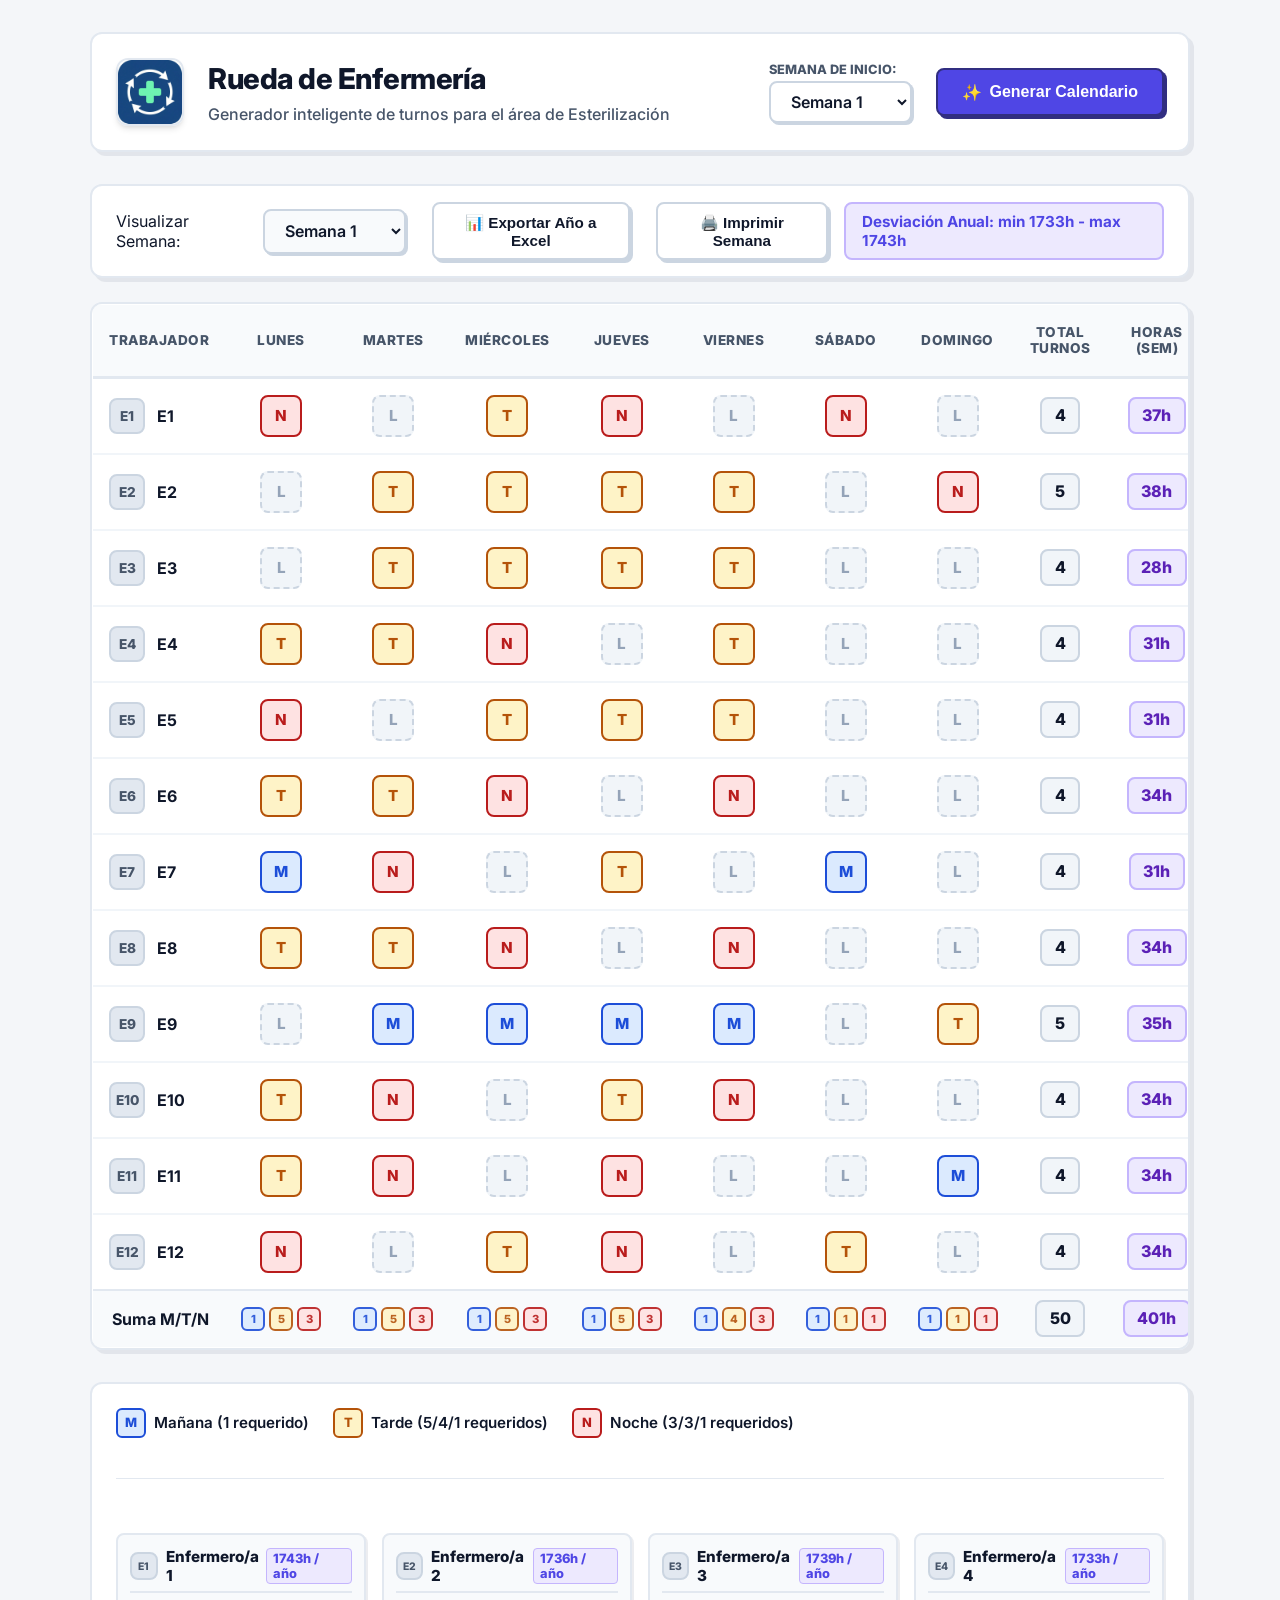
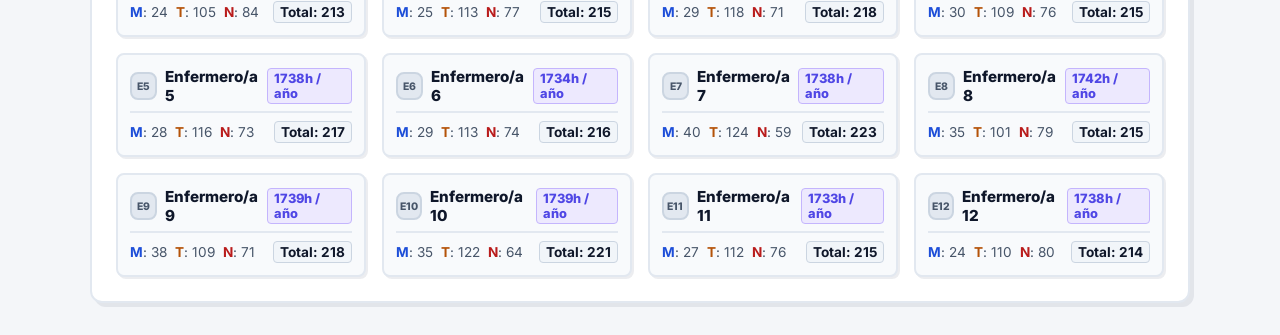
<file: index.html>
<!DOCTYPE html>
<html lang="es">

<head>
    <meta charset="UTF-8">
    <meta name="viewport" content="width=device-width, initial-scale=1.0">
    <title>Generador de Turnos - Esterilización</title>
    <link rel="icon" type="image/png" href="app-icon.png">
    <link rel="apple-touch-icon" href="app-icon.png">
    <link rel="stylesheet" href="style.css">
    <link href="https://fonts.googleapis.com/css2?family=Inter:wght@400;500;600;700&display=swap" rel="stylesheet">
</head>

<body>
    <div class="container">
        <header>
            <div style="display: flex; gap: 1.5rem; align-items: center;">
                <img src="app-icon.png" alt="Logo" class="header-icon">
                <div class="header-content">
                    <h1>Rueda de Enfermería</h1>
                    <p>Generador inteligente de turnos para el área de Esterilización</p>
                </div>
            </div>
            <div style="display: flex; gap: 1.5rem; align-items: center;">
                <div style="display: flex; flex-direction: column; align-items: flex-start; gap: 0.25rem;">
                    <label for="startWeekSetting"
                        style="font-size: 0.8rem; font-weight: 800; color: var(--text-secondary); text-transform: uppercase;">Semana
                        de Inicio:</label>
                    <select id="startWeekSetting" class="form-select"
                        style="background: white; padding: 0.5rem 1rem; border-color: var(--border-dark);">
                        <!-- JS -->
                    </select>
                </div>
                <button id="generateBtn" class="btn-primary">
                    <span class="icon">✨</span> Generar Calendario
                </button>
            </div>
        </header>

        <main>
            <div class="stats-panel" id="statsPanel">
                <!-- Se llenará con JS -->
            </div>

            <div class="controls-bar">
                <label for="weekSelector">Visualizar Semana:</label>
                <select id="weekSelector" class="form-select">
                    <!-- Options creadas en JS -->
                </select>
                <button id="exportBtn" class="btn-secondary" style="margin-left: 10px;">
                    📊 Exportar Año a Excel
                </button>
                <button id="printBtn" class="btn-secondary" style="margin-left: 10px;">
                    🖨️ Imprimir Semana
                </button>
                <span id="yearStats" class="year-stats"></span>
            </div>

            <div class="table-container">
                <table id="scheduleTable">
                    <thead>
                        <tr>
                            <th>Trabajador</th>
                            <th>Lunes</th>
                            <th>Martes</th>
                            <th>Miércoles</th>
                            <th>Jueves</th>
                            <th>Viernes</th>
                            <th>Sábado</th>
                            <th>Domingo</th>
                            <th>Total Turnos</th>
                            <th>Horas (Sem)</th>
                        </tr>
                    </thead>
                    <tbody id="scheduleBody">
                        <!-- Generado dinámicamente -->
                    </tbody>
                    <tfoot id="scheduleFoot">
                        <!-- Generado dinámicamente: Totales -->
                    </tfoot>
                </table>
            </div>

            <div class="legend" style="flex-wrap: wrap;">
                <div class="legend-item"><span class="badge m-badge">M</span> Mañana (1 requerido)</div>
                <div class="legend-item"><span class="badge t-badge">T</span> Tarde (5/4/1 requeridos)</div>
                <div class="legend-item"><span class="badge n-badge">N</span> Noche (3/3/1 requeridos)</div>
                <div
                    style="flex-basis: 100%; border-top: 1px solid var(--border-color); margin-top: 1rem; padding-top: 1rem;">
                    <h3 style="margin-top: 0; font-size: 1.1rem; color: white;">Estadísticas Acumuladas del Año</h3>
                    <div id="detailedYearStats"
                        style="display: grid; grid-template-columns: repeat(auto-fill, minmax(200px, 1fr)); gap: 1rem;">
                        <!-- JS generará aquí las cards de cada empleado -->
                    </div>
                </div>
            </div>
        </main>
    </div>

    <div id="loadingOverlay" class="overlay hidden">
        <div class="spinner"></div>
        <p>Calculando cuadrante óptimo...</p>
    </div>

    <script src="app.js"></script>
</body>

</html>
</file>
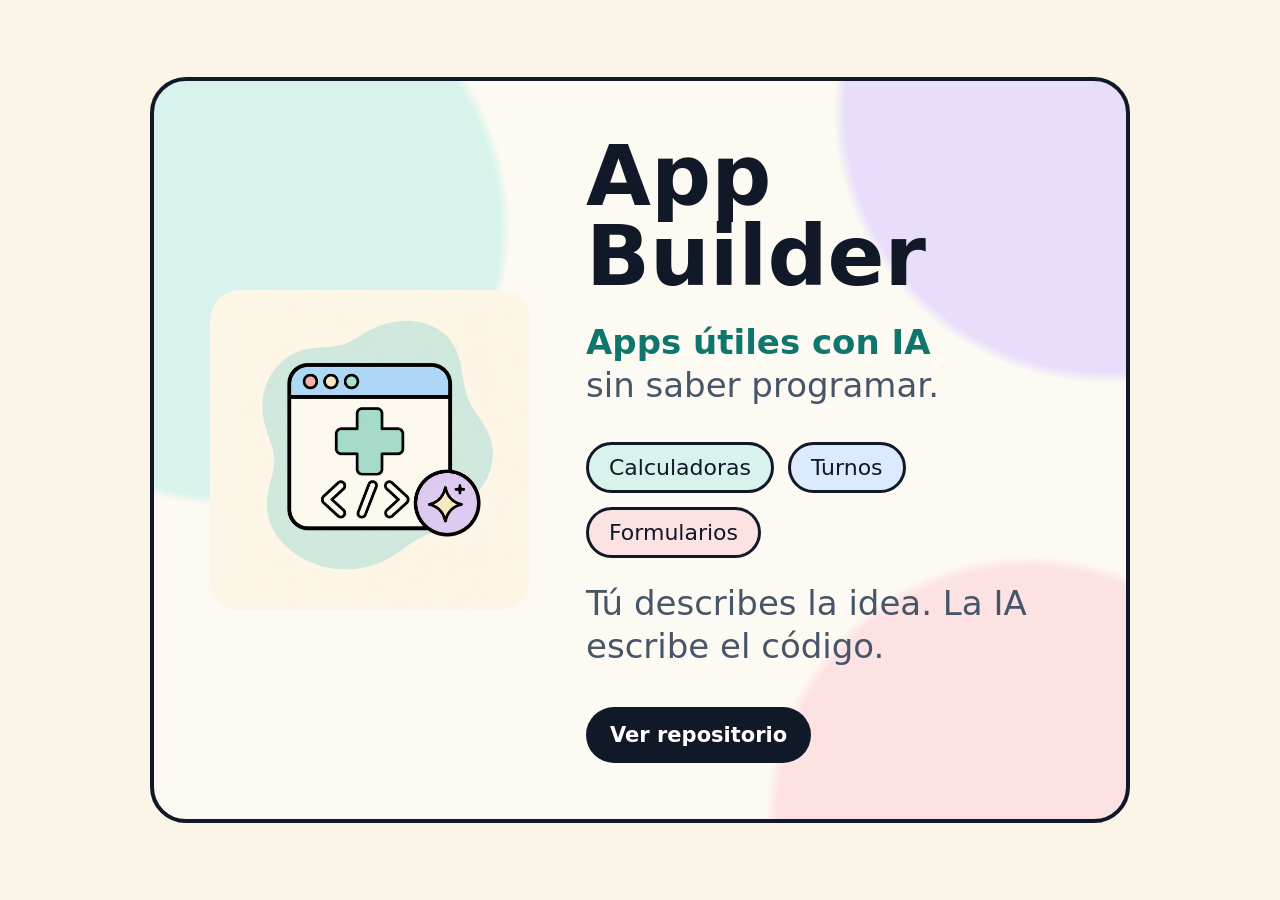
<file: docs/index.html>
<!doctype html>
<html lang="es">
  <head>
    <meta charset="utf-8">
    <meta name="viewport" content="width=device-width, initial-scale=1">
    <title>App Builder</title>
    <meta name="description" content="Crea pequeñas aplicaciones con IA sin saber programar: calculadoras, turnos, formularios y herramientas locales.">

    <meta property="og:type" content="website">
    <meta property="og:title" content="App Builder">
    <meta property="og:description" content="Crea pequeñas aplicaciones con IA sin saber programar: calculadoras, turnos, formularios y herramientas locales.">
    <meta property="og:url" content="https://guallar7.github.io/app-builder/">
    <meta property="og:image" content="https://guallar7.github.io/app-builder/assets/og-image.png">
    <meta property="og:image:width" content="1280">
    <meta property="og:image:height" content="640">
    <meta property="og:image:alt" content="App Builder: apps útiles con IA sin saber programar.">

    <meta name="twitter:card" content="summary_large_image">
    <meta name="twitter:title" content="App Builder">
    <meta name="twitter:description" content="Crea pequeñas aplicaciones con IA sin saber programar: calculadoras, turnos, formularios y herramientas locales.">
    <meta name="twitter:image" content="https://guallar7.github.io/app-builder/assets/og-image.png">

    <style>
      :root {
        color-scheme: light;
        --ink: #111827;
        --muted: #475569;
        --mint: #d7f3eb;
        --blue: #dbeafe;
        --rose: #fde2e4;
        --cream: #fbf5e8;
        --teal: #0f766e;
      }

      * {
        box-sizing: border-box;
      }

      body {
        margin: 0;
        min-height: 100vh;
        display: grid;
        place-items: center;
        padding: 32px;
        background: var(--cream);
        color: var(--ink);
        font-family: "Segoe UI", system-ui, -apple-system, BlinkMacSystemFont, sans-serif;
      }

      main {
        width: min(100%, 980px);
        display: grid;
        grid-template-columns: 320px 1fr;
        gap: 56px;
        align-items: center;
        padding: 56px;
        border: 4px solid var(--ink);
        border-radius: 36px;
        background:
          radial-gradient(circle at 8% 20%, var(--mint) 0 25%, transparent 26%),
          radial-gradient(circle at 98% 4%, #e8ddfb 0 22%, transparent 23%),
          radial-gradient(circle at 90% 100%, var(--rose) 0 22%, transparent 23%),
          rgba(255, 255, 255, 0.48);
      }

      img {
        width: 100%;
        height: auto;
        border-radius: 30px;
      }

      h1 {
        margin: 0;
        font-size: clamp(48px, 7vw, 84px);
        line-height: 0.95;
        letter-spacing: 0;
      }

      p {
        margin: 24px 0 0;
        color: var(--muted);
        font-size: clamp(22px, 3vw, 34px);
        line-height: 1.28;
      }

      strong {
        color: var(--teal);
        font-weight: 650;
      }

      .pills {
        display: flex;
        flex-wrap: wrap;
        gap: 14px;
        margin-top: 34px;
      }

      .pill {
        padding: 10px 20px;
        border: 3px solid var(--ink);
        border-radius: 999px;
        font-size: 22px;
      }

      .pill:nth-child(1) {
        background: var(--mint);
      }

      .pill:nth-child(2) {
        background: var(--blue);
      }

      .pill:nth-child(3) {
        background: var(--rose);
      }

      a {
        display: inline-block;
        margin-top: 38px;
        padding: 16px 24px;
        border-radius: 999px;
        background: var(--ink);
        color: white;
        font-size: 21px;
        font-weight: 700;
        text-decoration: none;
      }

      @media (max-width: 760px) {
        main {
          grid-template-columns: 1fr;
          gap: 28px;
          padding: 28px;
        }

        img {
          max-width: 260px;
        }
      }
    </style>
  </head>
  <body>
    <main>
      <img src="assets/logo.webp" alt="App Builder">
      <section>
        <h1>App Builder</h1>
        <p><strong>Apps útiles con IA</strong><br>sin saber programar.</p>
        <div class="pills" aria-label="Ejemplos de apps">
          <span class="pill">Calculadoras</span>
          <span class="pill">Turnos</span>
          <span class="pill">Formularios</span>
        </div>
        <p>Tú describes la idea. La IA escribe el código.</p>
        <a href="https://github.com/Guallar7/app-builder">Ver repositorio</a>
      </section>
    </main>
  </body>
</html>
</file>
<file: style.css>
:root {
    --bg-color: #f4f6f9;
    --card-bg: #ffffff;
    --border-color: #e2e8f0;
    --border-dark: #cbd5e1;
    --text-primary: #0f172a;
    --text-secondary: #475569;

    --shift-m: #1d4ed8;
    --shift-m-bg: #dbeafe;
    --shift-t: #b45309;
    --shift-t-bg: #fef3c7;
    --shift-n: #b91c1c;
    --shift-n-bg: #fee2e2;

    --primary-color: #4f46e5;
    --primary-hover: #4338ca;
}

body {
    margin: 0;
    padding: 0;
    font-family: 'Inter', sans-serif;
    background: var(--bg-color);
    color: var(--text-primary);
    min-height: 100vh;
}

.container {
    max-width: 1100px;
    margin: 0 auto;
    padding: 2rem;
}

header {
    display: flex;
    justify-content: space-between;
    align-items: center;
    margin-bottom: 2rem;
    padding: 1.5rem;
    background: var(--card-bg);
    border-radius: 12px;
    border: 2px solid var(--border-color);
    box-shadow: 4px 4px 0px rgba(71, 85, 105, 0.1);
}

.header-content h1 {
    margin: 0 0 0.5rem 0;
    font-weight: 800;
    font-size: 1.8rem;
    letter-spacing: -0.5px;
    color: var(--text-primary);
}

.header-content p {
    margin: 0;
    color: var(--text-secondary);
    font-size: 1rem;
    font-weight: 500;
}

.header-icon {
    width: 64px;
    height: 64px;
    border-radius: 12px;
    box-shadow: 0 4px 6px -1px rgba(0, 0, 0, 0.1), 0 2px 4px -1px rgba(0, 0, 0, 0.06);
    border: 2px solid var(--border-color);
}

.btn-primary {
    background: var(--primary-color);
    color: white;
    border: 2px solid #312e81;
    padding: 0.8rem 1.5rem;
    font-size: 1rem;
    font-weight: 700;
    border-radius: 8px;
    cursor: pointer;
    transition: all 0.2s;
    box-shadow: 3px 3px 0px #312e81;
    display: flex;
    align-items: center;
    gap: 0.5rem;
}

.btn-primary:hover {
    transform: translate(-2px, -2px);
    box-shadow: 5px 5px 0px #312e81;
}

.btn-primary:active {
    transform: translate(2px, 2px);
    box-shadow: 1px 1px 0px #312e81;
}

.btn-secondary {
    background: white;
    color: var(--text-primary);
    border: 2px solid var(--border-dark);
    padding: 0.6rem 1rem;
    font-size: 0.95rem;
    font-weight: 700;
    border-radius: 8px;
    cursor: pointer;
    transition: all 0.2s;
    display: inline-flex;
    align-items: center;
    gap: 0.5rem;
    box-shadow: 3px 3px 0px var(--border-dark);
}

.btn-secondary:hover {
    background: #f8fafc;
    transform: translate(-1px, -1px);
    box-shadow: 4px 4px 0px var(--border-dark);
}

.btn-secondary:active {
    transform: translate(2px, 2px);
    box-shadow: 1px 1px 0px var(--border-dark);
}

.table-container {
    background: var(--card-bg);
    border-radius: 12px;
    border: 2px solid var(--border-color);
    padding: 1px;
    overflow-x: auto;
    box-shadow: 4px 4px 0px rgba(71, 85, 105, 0.1);
}

.controls-bar {
    display: flex;
    align-items: center;
    gap: 1rem;
    margin-bottom: 1.5rem;
    background: var(--card-bg);
    padding: 1rem 1.5rem;
    border-radius: 12px;
    border: 2px solid var(--border-color);
    box-shadow: 4px 4px 0px rgba(71, 85, 105, 0.1);
}

.form-select {
    background: #f8fafc;
    color: var(--text-primary);
    border: 2px solid var(--border-dark);
    padding: 0.6rem 1rem;
    border-radius: 8px;
    font-family: 'Inter', sans-serif;
    font-size: 1rem;
    font-weight: 600;
    cursor: pointer;
    outline: none;
    box-shadow: 2px 2px 0px var(--border-dark);
}

.form-select option {
    background: white;
    color: var(--text-primary);
}

.year-stats {
    margin-left: auto;
    font-size: 0.95rem;
    font-weight: 700;
    color: var(--primary-color);
    background: #ede9fe;
    padding: 0.5rem 1rem;
    border-radius: 8px;
    border: 2px solid #c4b5fd;
}

table {
    width: 100%;
    border-collapse: collapse;
    text-align: center;
}

th {
    padding: 1.2rem 1rem;
    font-weight: 800;
    color: var(--text-secondary);
    border-bottom: 3px solid var(--border-color);
    background: #f8fafc;
    font-size: 0.85rem;
    text-transform: uppercase;
    letter-spacing: 0.5px;
}

td {
    padding: 1rem;
    border-bottom: 2px solid #f1f5f9;
}

tr:last-child td {
    border-bottom: none;
}

tr:hover td {
    background: #f8fafc;
}

.worker-name {
    font-weight: 700;
    text-align: left;
    display: flex;
    align-items: center;
    gap: 0.75rem;
    color: var(--text-primary);
}

.avatar {
    width: 32px;
    height: 32px;
    border-radius: 8px;
    background: var(--border-color);
    display: flex;
    align-items: center;
    justify-content: center;
    font-size: 0.85rem;
    font-weight: 800;
    color: #475569;
    border: 2px solid var(--border-dark);
}

.shift-tag {
    display: inline-flex;
    align-items: center;
    justify-content: center;
    width: 38px;
    height: 38px;
    border-radius: 8px;
    font-weight: 800;
    font-size: 0.95rem;
}

.shift-M {
    color: var(--shift-m);
    background: var(--shift-m-bg);
    border: 2px solid var(--shift-m);
}

.shift-T {
    color: var(--shift-t);
    background: var(--shift-t-bg);
    border: 2px solid var(--shift-t);
}

.shift-N {
    color: var(--shift-n);
    background: var(--shift-n-bg);
    border: 2px solid var(--shift-n);
}

.shift-l {
    color: #94a3b8 !important;
    background: #f1f5f9 !important;
    border: 2px dashed #cbd5e1 !important;
}

.shift- {
    opacity: 0;
}

/* Off */

.total-count {
    font-weight: 800;
    color: var(--text-primary);
    background: #f1f5f9;
    padding: 0.4rem 0.8rem;
    border-radius: 8px;
    border: 2px solid var(--border-dark);
}

.legend {
    display: flex;
    gap: 1.5rem;
    margin-top: 2rem;
    padding: 1.5rem;
    background: var(--card-bg);
    border-radius: 12px;
    border: 2px solid var(--border-color);
    box-shadow: 4px 4px 0px rgba(71, 85, 105, 0.1);
}

.legend-item {
    display: flex;
    align-items: center;
    gap: 0.5rem;
    font-size: 0.95rem;
    font-weight: 600;
    color: var(--text-primary);
}

.badge {
    width: 26px;
    height: 26px;
    border-radius: 6px;
    display: flex;
    align-items: center;
    justify-content: center;
    font-weight: 800;
    font-size: 0.8rem;
    border-style: solid;
    border-width: 2px;
}

.m-badge {
    color: var(--shift-m);
    background: var(--shift-m-bg);
    border-color: var(--shift-m);
}

.t-badge {
    color: var(--shift-t);
    background: var(--shift-t-bg);
    border-color: var(--shift-t);
}

.n-badge {
    color: var(--shift-n);
    background: var(--shift-n-bg);
    border-color: var(--shift-n);
}

.overlay {
    position: fixed;
    top: 0;
    left: 0;
    right: 0;
    bottom: 0;
    background: rgba(255, 255, 255, 0.9);
    display: flex;
    flex-direction: column;
    align-items: center;
    justify-content: center;
    z-index: 1000;
}

.hidden {
    display: none !important;
}

.spinner {
    width: 50px;
    height: 50px;
    border: 5px solid #e2e8f0;
    border-left-color: var(--primary-color);
    border-radius: 50%;
    animation: spin 1s linear infinite;
    margin-bottom: 1rem;
}

.overlay p {
    color: var(--text-primary);
    font-weight: 700;
    font-size: 1.1rem;
}

@keyframes spin {
    to {
        transform: rotate(360deg);
    }
}

/* Print Styles */
@media print {
    @page {
        size: landscape;
        margin: 10mm;
    }

    body {
        background: transparent;
        color: black;
    }

    header,
    .controls-bar,
    .legend,
    #yearStats {
        display: none !important;
    }

    .container {
        padding: 0;
        max-width: 100%;
        width: 100%;
    }

    .table-container {
        box-shadow: none;
        border: none;
        background: transparent;
        overflow: visible !important;
    }

    table {
        border-collapse: collapse;
        width: 100%;
        font-size: 0.85rem;
        table-layout: fixed;
        /* Ensures no column expands too much */
    }

    th,
    td {
        border: 1px solid #000;
        padding: 4px;
        word-wrap: break-word;
    }

    th {
        font-size: 0.75rem;
    }

    .shift-tag {
        border: 1px solid #000;
        box-shadow: none;
        width: 28px;
        height: 28px;
        font-size: 0.8rem;
    }

    .worker-name {
        gap: 0.25rem;
        font-size: 0.8rem;
    }

    .avatar {
        width: 20px;
        height: 20px;
        font-size: 0.6rem;
    }

    .total-count {
        border: 1px solid #000;
        padding: 2px 4px;
        font-size: 0.8rem;
    }

    .badge {
        width: 18px;
        height: 18px;
        font-size: 0.65rem;
        border-width: 1px;
    }

    .shift-M {
        background: #dbeafe !important;
        color: #1e3a8a !important;
        -webkit-print-color-adjust: exact;
        print-color-adjust: exact;
    }

    .shift-T {
        background: #fce7f3 !important;
        color: #9d174d !important;
        -webkit-print-color-adjust: exact;
        print-color-adjust: exact;
    }

    .shift-N {
        background: #fef3c7 !important;
        color: #b45309 !important;
        -webkit-print-color-adjust: exact;
        print-color-adjust: exact;
    }

    .shift-l {
        background: #f1f5f9 !important;
        color: #94a3b8 !important;
        border-style: dashed !important;
        border-color: #cbd5e1 !important;
        -webkit-print-color-adjust: exact;
        print-color-adjust: exact;
    }
}
</file>
